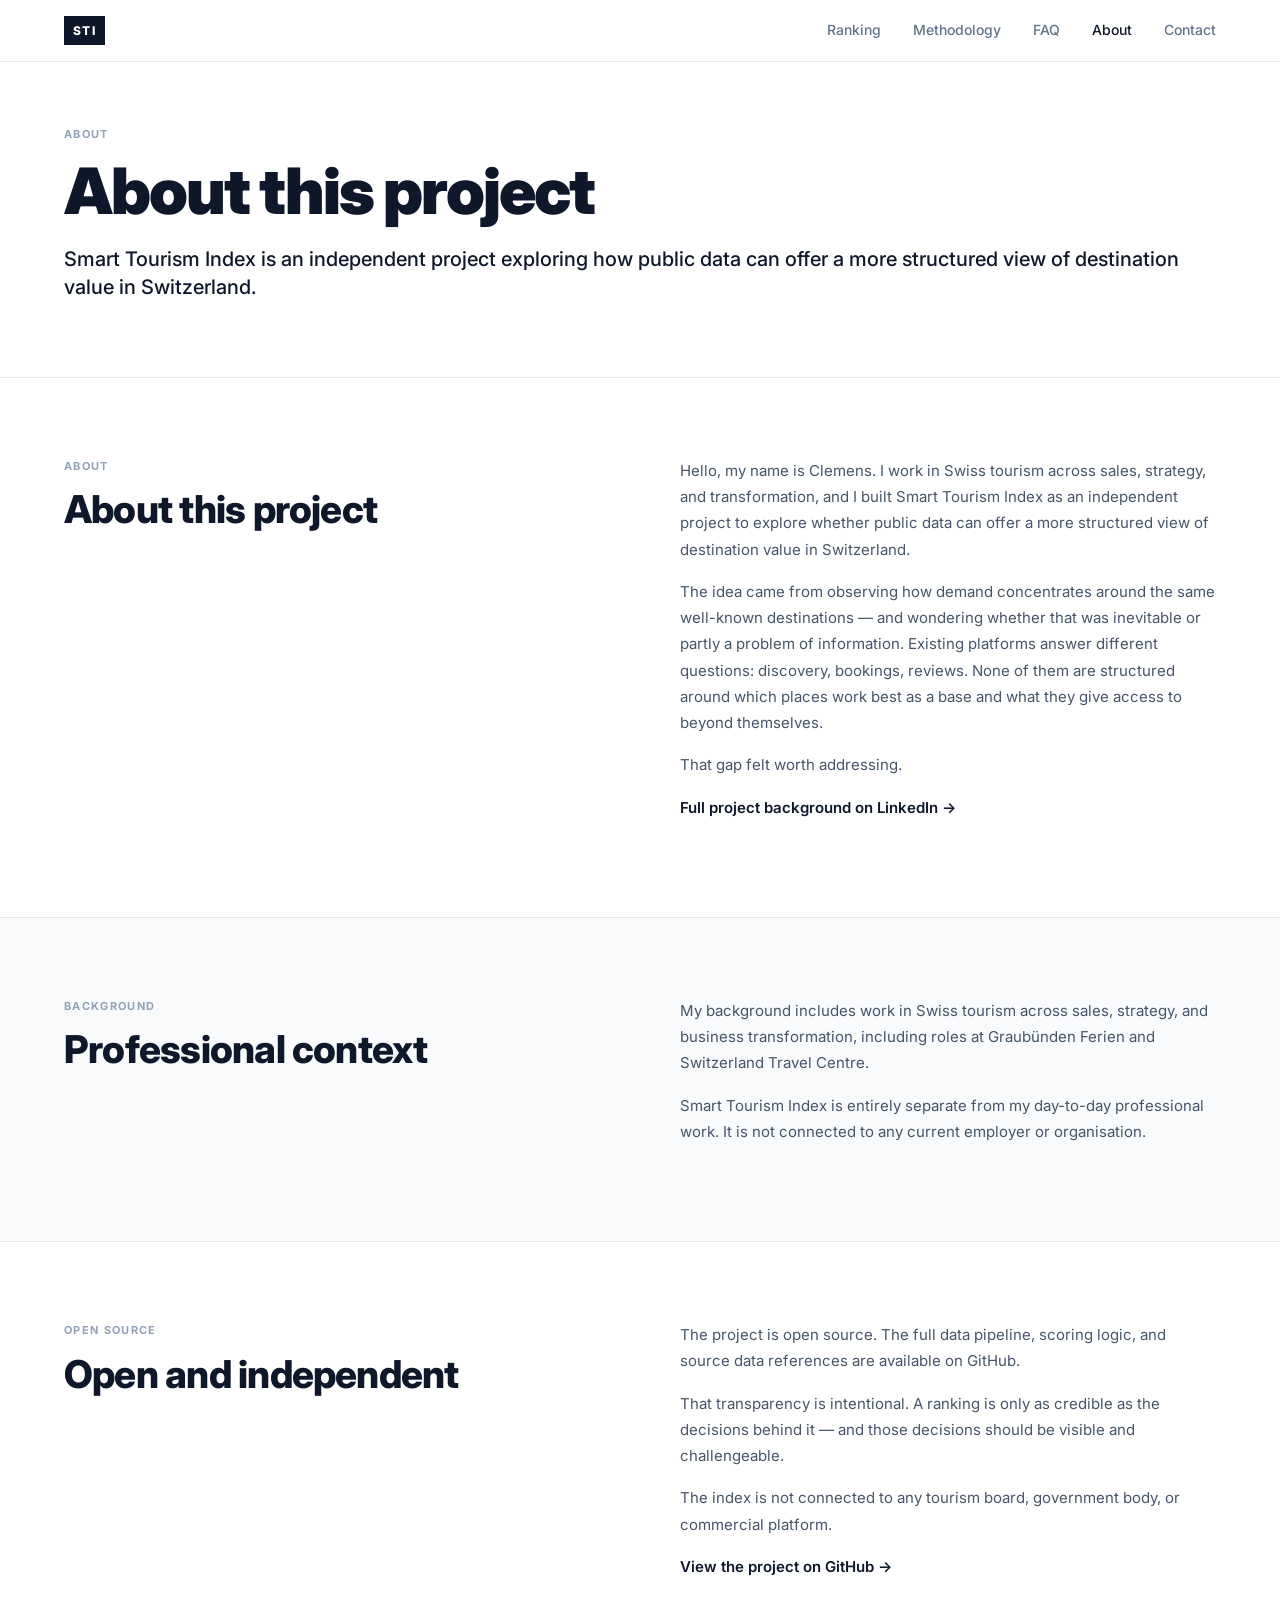
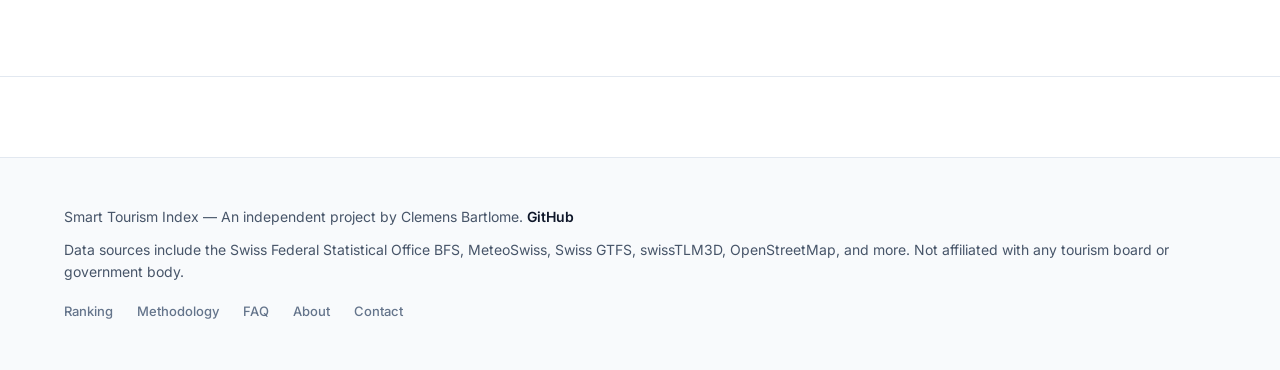
<file: website/about.html>
<!DOCTYPE html>
<html lang="en">
<head>
  <meta charset="UTF-8">
  <meta name="viewport" content="width=device-width, initial-scale=1.0">
  <title>About — Smart Tourism Index</title>
  <meta name="description" content="Smart Tourism Index is an independent open-source project by Clemens Bartlome. A data-based ranking of Swiss destinations as travel bases.">
  <meta name="keywords" content="Smart Tourism Index, Clemens Bartlome, Switzerland tourism data, destination ranking, overtourism Switzerland">
  <meta property="og:title" content="About — Smart Tourism Index">
  <meta property="og:description" content="An independent project by Clemens Bartlome. A data-based ranking of Swiss destinations as travel bases.">
  <meta property="og:type" content="website">
  <meta property="og:url" content="https://smarttourismindex.onrender.com/about.html">
  <link rel="canonical" href="https://smarttourismindex.onrender.com/about.html">
  <link rel="preconnect" href="https://fonts.googleapis.com">
  <link rel="preconnect" href="https://fonts.gstatic.com" crossorigin>
  <link href="https://fonts.googleapis.com/css2?family=Inter:wght@400;500;600;700;800;900&display=swap" rel="stylesheet">
  <link rel="stylesheet" href="style.css">
  <!-- Google tag (gtag.js) -->
  <script async src="https://www.googletagmanager.com/gtag/js?id=G-QJNM8DWZP8"></script>
  <script>
    window.dataLayer = window.dataLayer || [];
    function gtag(){dataLayer.push(arguments);}
    gtag('js', new Date());
    gtag('config', 'G-QJNM8DWZP8');
  </script>
</head>
<body>

<header class="site-header">
  <div class="container">
    <div class="header-inner">
      <a href="index.html" class="site-logo">STI</a>
      <nav class="site-nav">
        <a href="index.html">Ranking</a>
        <a href="methodology.html">Methodology</a>
        <a href="faq.html">FAQ</a>
        <a href="about.html" class="active">About</a>
        <a href="contact.html">Contact</a>
      </nav>
    </div>
  </div>
</header>

<section class="page-hero">
  <div class="container">
    <span class="section-label">About</span>
    <h1>About this project</h1>
    <p class="hero-subline">Smart Tourism Index is an independent project exploring how public data can offer a more structured view of destination value in Switzerland.</p>
  </div>
</section>

<section class="content-section">
  <div class="container">
    <div class="two-col">
      <div>
        <span class="section-label">About</span>
        <h2>About this project</h2>
      </div>
      <div>
        <p>Hello, my name is Clemens. I work in Swiss tourism across sales, strategy, and transformation, and I built Smart Tourism Index as an independent project to explore whether public data can offer a more structured view of destination value in Switzerland.</p>
        <p>The idea came from observing how demand concentrates around the same well-known destinations — and wondering whether that was inevitable or partly a problem of information. Existing platforms answer different questions: discovery, bookings, reviews. None of them are structured around which places work best as a base and what they give access to beyond themselves.</p>
        <p>That gap felt worth addressing.</p>
        <p><a href="https://www.linkedin.com/in/lioninside/" target="_blank" rel="noopener noreferrer" class="text-link">Full project background on LinkedIn →</a></p>
      </div>
    </div>
  </div>
</section>

<section class="content-section bg-light">
  <div class="container">
    <div class="two-col">
      <div>
        <span class="section-label">Background</span>
        <h2>Professional context</h2>
      </div>
      <div>
        <p>My background includes work in Swiss tourism across sales, strategy, and business transformation, including roles at Graubünden Ferien and Switzerland Travel Centre.</p>
        <p>Smart Tourism Index is entirely separate from my day-to-day professional work. It is not connected to any current employer or organisation.</p>
      </div>
    </div>
  </div>
</section>

<section class="content-section">
  <div class="container">
    <div class="two-col">
      <div>
        <span class="section-label">Open Source</span>
        <h2>Open and independent</h2>
      </div>
      <div>
        <p>The project is open source. The full data pipeline, scoring logic, and source data references are available on GitHub.</p>
        <p>That transparency is intentional. A ranking is only as credible as the decisions behind it — and those decisions should be visible and challengeable.</p>
        <p>The index is not connected to any tourism board, government body, or commercial platform.</p>
        <p><a href="https://github.com/Lioninside/smarttourismindex" target="_blank" rel="noopener noreferrer" class="text-link">View the project on GitHub →</a></p>
      </div>
    </div>
  </div>
</section>

<footer class="site-footer">
  <div class="container">
    <div class="footer-inner">
      <p>Smart Tourism Index — An independent project by Clemens Bartlome. <a href="https://github.com/Lioninside/smarttourismindex" target="_blank" rel="noopener noreferrer">GitHub</a></p>
      <p class="footer-note">Data sources include the Swiss Federal Statistical Office BFS, MeteoSwiss, Swiss GTFS, swissTLM3D, OpenStreetMap, and more. Not affiliated with any tourism board or government body.</p>
      <nav class="footer-nav">
        <a href="index.html">Ranking</a>
        <a href="methodology.html">Methodology</a>
        <a href="faq.html">FAQ</a>
        <a href="about.html">About</a>
        <a href="contact.html">Contact</a>
      </nav>
    </div>
  </div>
</footer>

</body>
</html>
</file>
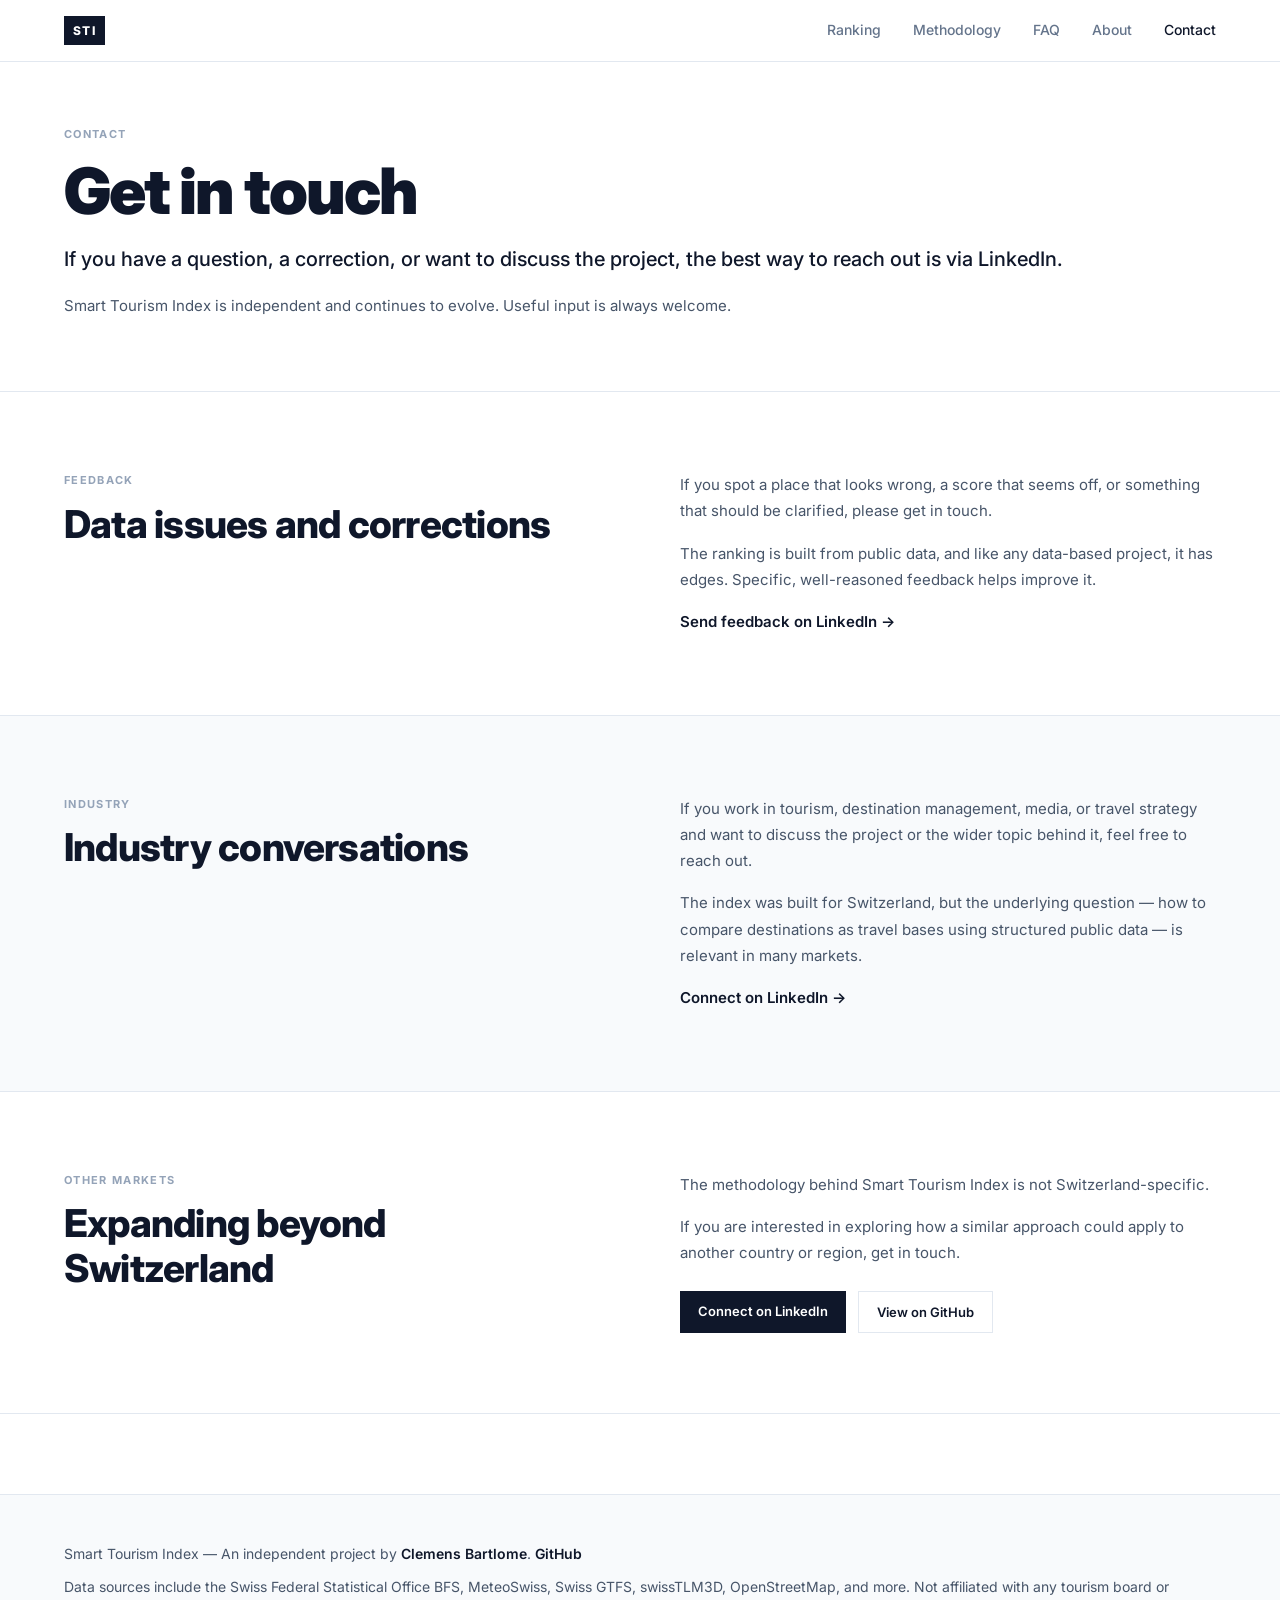
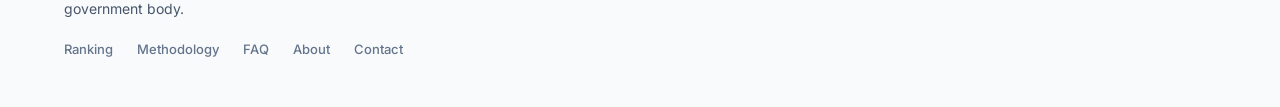
<file: website/contact.html>
<!DOCTYPE html>
<html lang="en">
<head>
  <meta charset="UTF-8">
  <meta name="viewport" content="width=device-width, initial-scale=1.0">
  <title>Contact — Smart Tourism Index</title>
  <meta name="description" content="Get in touch with Smart Tourism Index. Feedback, corrections, industry conversations, or questions about the project.">
  <meta name="keywords" content="Smart Tourism Index contact, tourism data feedback, destination ranking contact">
  <meta property="og:title" content="Contact — Smart Tourism Index">
  <meta property="og:description" content="Questions, corrections, or ideas. Smart Tourism Index is independent and continues to develop.">
  <meta property="og:type" content="website">
  <meta property="og:url" content="https://smarttourismindex.onrender.com/contact.html">
  <link rel="canonical" href="https://smarttourismindex.onrender.com/contact.html">
  <link rel="preconnect" href="https://fonts.googleapis.com">
  <link rel="preconnect" href="https://fonts.gstatic.com" crossorigin>
  <link href="https://fonts.googleapis.com/css2?family=Inter:wght@400;500;600;700;800;900&display=swap" rel="stylesheet">
  <link rel="stylesheet" href="style.css">
  <!-- Google tag (gtag.js) -->
  <script async src="https://www.googletagmanager.com/gtag/js?id=G-QJNM8DWZP8"></script>
  <script>
    window.dataLayer = window.dataLayer || [];
    function gtag(){dataLayer.push(arguments);}
    gtag('js', new Date());
    gtag('config', 'G-QJNM8DWZP8');
  </script>
</head>
<body>

<header class="site-header">
  <div class="container">
    <div class="header-inner">
      <a href="index.html" class="site-logo">STI</a>
      <nav class="site-nav">
        <a href="index.html">Ranking</a>
        <a href="methodology.html">Methodology</a>
        <a href="faq.html">FAQ</a>
        <a href="about.html">About</a>
        <a href="contact.html" class="active">Contact</a>
      </nav>
    </div>
  </div>
</header>

<section class="page-hero">
  <div class="container">
    <span class="section-label">Contact</span>
    <h1>Get in touch</h1>
    <p class="hero-subline">If you have a question, a correction, or want to discuss the project, the best way to reach out is via LinkedIn.</p>
    <p class="hero-body">Smart Tourism Index is independent and continues to evolve. Useful input is always welcome.</p>
  </div>
</section>

<section class="content-section">
  <div class="container">
    <div class="two-col">
      <div>
        <span class="section-label">Feedback</span>
        <h2>Data issues and corrections</h2>
      </div>
      <div>
        <p>If you spot a place that looks wrong, a score that seems off, or something that should be clarified, please get in touch.</p>
        <p>The ranking is built from public data, and like any data-based project, it has edges. Specific, well-reasoned feedback helps improve it.</p>
        <a href="https://www.linkedin.com/in/lioninside/" target="_blank" rel="noopener noreferrer" class="text-link">Send feedback on LinkedIn →</a>
      </div>
    </div>
  </div>
</section>

<section class="content-section bg-light">
  <div class="container">
    <div class="two-col">
      <div>
        <span class="section-label">Industry</span>
        <h2>Industry conversations</h2>
      </div>
      <div>
        <p>If you work in tourism, destination management, media, or travel strategy and want to discuss the project or the wider topic behind it, feel free to reach out.</p>
        <p>The index was built for Switzerland, but the underlying question — how to compare destinations as travel bases using structured public data — is relevant in many markets.</p>
        <a href="https://www.linkedin.com/in/lioninside/" target="_blank" rel="noopener noreferrer" class="text-link">Connect on LinkedIn →</a>
      </div>
    </div>
  </div>
</section>

<section class="content-section">
  <div class="container">
    <div class="two-col">
      <div>
        <span class="section-label">Other Markets</span>
        <h2>Expanding beyond Switzerland</h2>
      </div>
      <div>
        <p>The methodology behind Smart Tourism Index is not Switzerland-specific.</p>
        <p>If you are interested in exploring how a similar approach could apply to another country or region, get in touch.</p>
        <div class="feedback-links">
          <a href="https://www.linkedin.com/in/lioninside/" target="_blank" rel="noopener noreferrer" class="btn-primary">Connect on LinkedIn</a>
          <a href="https://github.com/Lioninside/smarttourismindex" target="_blank" rel="noopener noreferrer" class="btn-secondary">View on GitHub</a>
        </div>
      </div>
    </div>
  </div>
</section>

<footer class="site-footer">
  <div class="container">
    <div class="footer-inner">
      <p>Smart Tourism Index — An independent project by <a href="about.html">Clemens Bartlome</a>. <a href="https://github.com/Lioninside/smarttourismindex" target="_blank" rel="noopener noreferrer">GitHub</a></p>
      <p class="footer-note">Data sources include the Swiss Federal Statistical Office BFS, MeteoSwiss, Swiss GTFS, swissTLM3D, OpenStreetMap, and more. Not affiliated with any tourism board or government body.</p>
      <nav class="footer-nav">
        <a href="index.html">Ranking</a>
        <a href="methodology.html">Methodology</a>
        <a href="faq.html">FAQ</a>
        <a href="about.html">About</a>
        <a href="contact.html">Contact</a>
      </nav>
    </div>
  </div>
</footer>

</body>
</html>
</file>
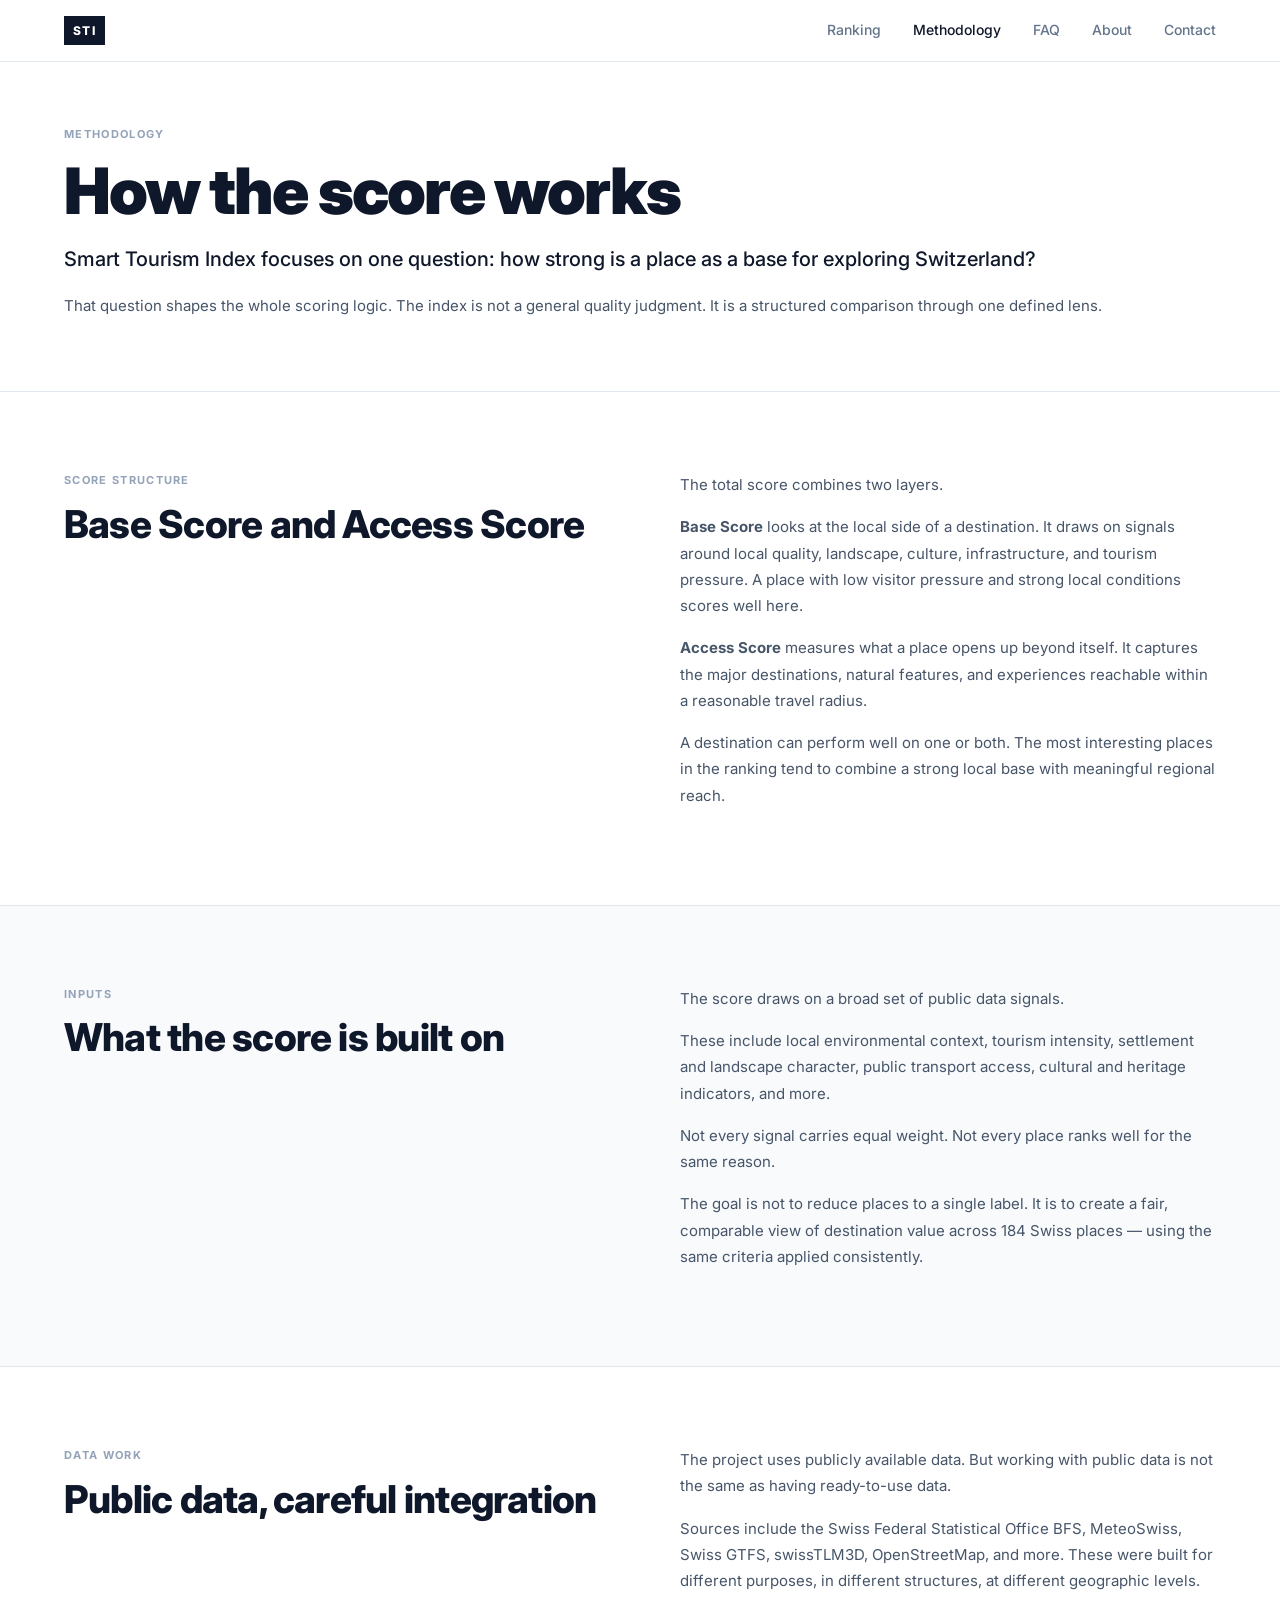
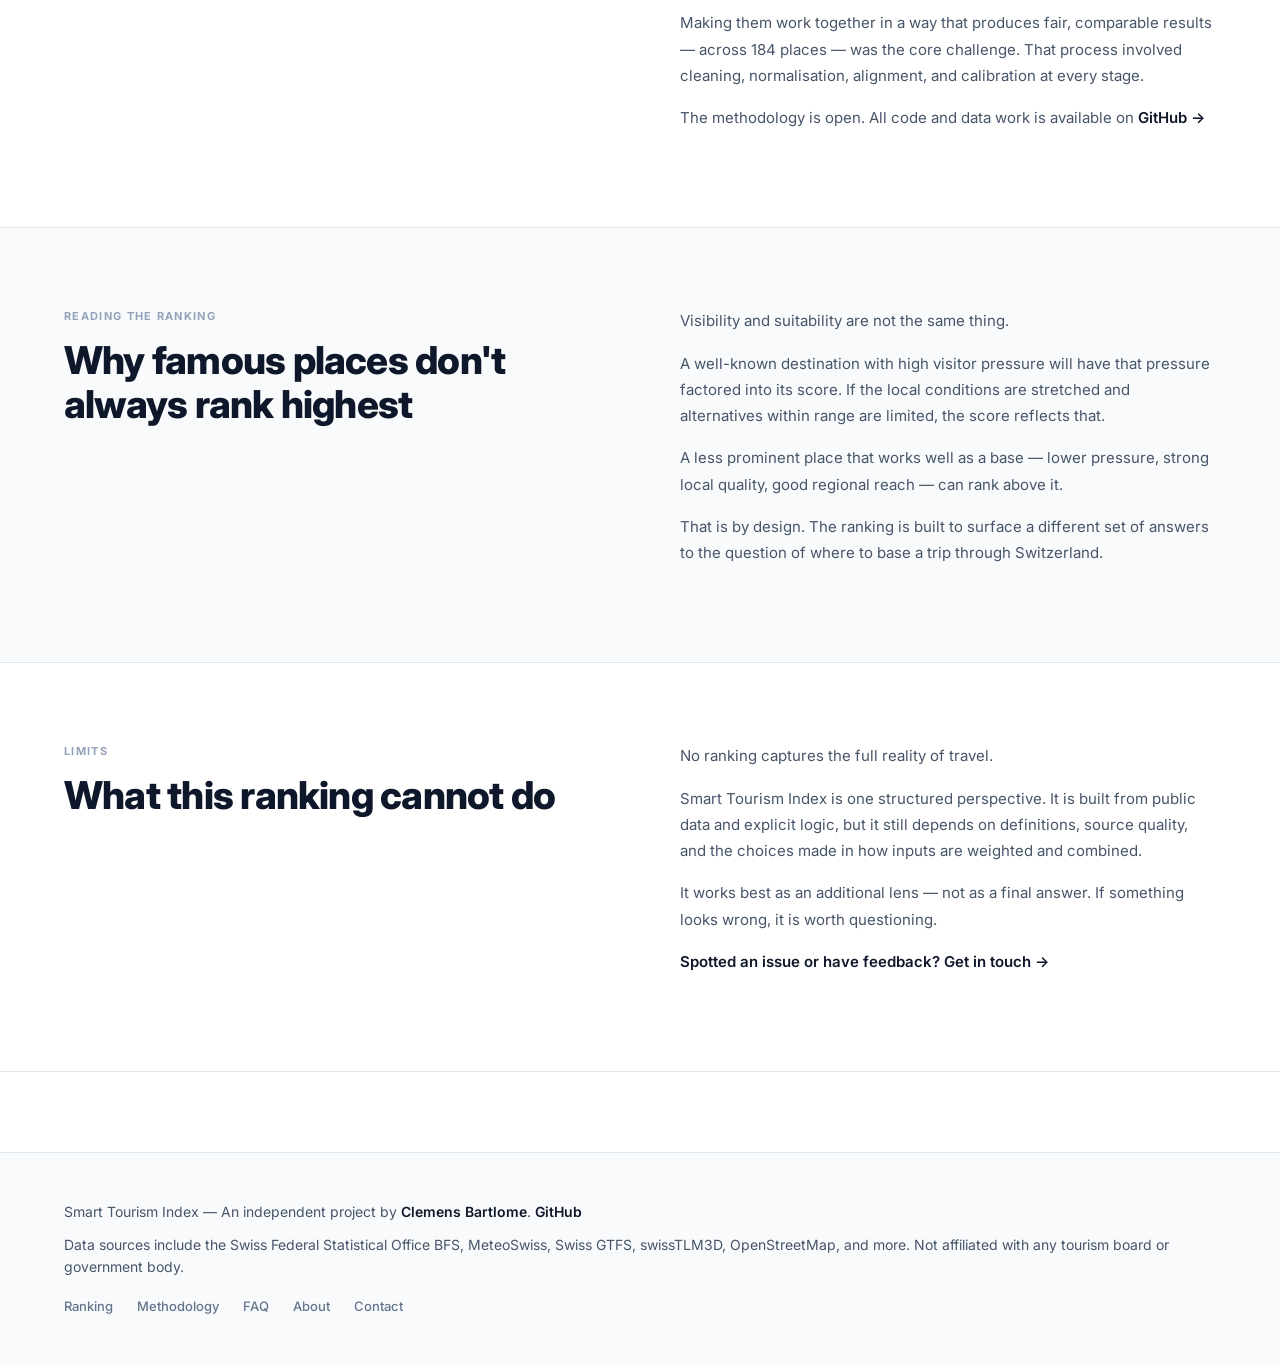
<file: website/methodology.html>
<!DOCTYPE html>
<html lang="en">
<head>
  <meta charset="UTF-8">
  <meta name="viewport" content="width=device-width, initial-scale=1.0">
  <title>Methodology — Smart Tourism Index</title>
  <meta name="description" content="How Smart Tourism Index works. A data-based ranking of Swiss destinations as travel bases, built on public data and structured scoring logic.">
  <meta name="keywords" content="tourism data methodology, destination ranking methodology, Switzerland travel base score, overtourism data, public data Switzerland">
  <meta property="og:title" content="Methodology — Smart Tourism Index">
  <meta property="og:description" content="How the score works. Base Score, Access Score, and what makes a place strong as a travel base.">
  <meta property="og:type" content="website">
  <meta property="og:url" content="https://smarttourismindex.onrender.com/methodology.html">
  <link rel="canonical" href="https://smarttourismindex.onrender.com/methodology.html">
  <link rel="preconnect" href="https://fonts.googleapis.com">
  <link rel="preconnect" href="https://fonts.gstatic.com" crossorigin>
  <link href="https://fonts.googleapis.com/css2?family=Inter:wght@400;500;600;700;800;900&display=swap" rel="stylesheet">
  <link rel="stylesheet" href="style.css">
  <!-- Google tag (gtag.js) -->
  <script async src="https://www.googletagmanager.com/gtag/js?id=G-QJNM8DWZP8"></script>
  <script>
    window.dataLayer = window.dataLayer || [];
    function gtag(){dataLayer.push(arguments);}
    gtag('js', new Date());
    gtag('config', 'G-QJNM8DWZP8');
  </script>
</head>
<body>

<header class="site-header">
  <div class="container">
    <div class="header-inner">
      <a href="index.html" class="site-logo">STI</a>
      <nav class="site-nav">
        <a href="index.html">Ranking</a>
        <a href="methodology.html" class="active">Methodology</a>
        <a href="faq.html">FAQ</a>
        <a href="about.html">About</a>
        <a href="contact.html">Contact</a>
      </nav>
    </div>
  </div>
</header>

<section class="page-hero">
  <div class="container">
    <span class="section-label">Methodology</span>
    <h1>How the score works</h1>
    <p class="hero-subline">Smart Tourism Index focuses on one question: how strong is a place as a base for exploring Switzerland?</p>
    <p class="hero-body">That question shapes the whole scoring logic. The index is not a general quality judgment. It is a structured comparison through one defined lens.</p>
  </div>
</section>

<section class="content-section">
  <div class="container">
    <div class="two-col">
      <div>
        <span class="section-label">Score Structure</span>
        <h2>Base Score and Access Score</h2>
      </div>
      <div>
        <p>The total score combines two layers.</p>
        <p><strong>Base Score</strong> looks at the local side of a destination. It draws on signals around local quality, landscape, culture, infrastructure, and tourism pressure. A place with low visitor pressure and strong local conditions scores well here.</p>
        <p><strong>Access Score</strong> measures what a place opens up beyond itself. It captures the major destinations, natural features, and experiences reachable within a reasonable travel radius.</p>
        <p>A destination can perform well on one or both. The most interesting places in the ranking tend to combine a strong local base with meaningful regional reach.</p>
      </div>
    </div>
  </div>
</section>

<section class="content-section bg-light">
  <div class="container">
    <div class="two-col">
      <div>
        <span class="section-label">Inputs</span>
        <h2>What the score is built on</h2>
      </div>
      <div>
        <p>The score draws on a broad set of public data signals.</p>
        <p>These include local environmental context, tourism intensity, settlement and landscape character, public transport access, cultural and heritage indicators, and more.</p>
        <p>Not every signal carries equal weight. Not every place ranks well for the same reason.</p>
        <p>The goal is not to reduce places to a single label. It is to create a fair, comparable view of destination value across 184 Swiss places — using the same criteria applied consistently.</p>
      </div>
    </div>
  </div>
</section>

<section class="content-section">
  <div class="container">
    <div class="two-col">
      <div>
        <span class="section-label">Data Work</span>
        <h2>Public data, careful integration</h2>
      </div>
      <div>
        <p>The project uses publicly available data. But working with public data is not the same as having ready-to-use data.</p>
        <p>Sources include the Swiss Federal Statistical Office BFS, MeteoSwiss, Swiss GTFS, swissTLM3D, OpenStreetMap, and more. These were built for different purposes, in different structures, at different geographic levels.</p>
        <p>Making them work together in a way that produces fair, comparable results — across 184 places — was the core challenge. That process involved cleaning, normalisation, alignment, and calibration at every stage.</p>
        <p>The methodology is open. All code and data work is available on <a href="https://github.com/Lioninside/smarttourismindex" target="_blank" rel="noopener noreferrer" class="text-link">GitHub →</a></p>
      </div>
    </div>
  </div>
</section>

<section id="ot" class="content-section bg-light">
  <div class="container">
    <div class="two-col">
      <div>
        <span class="section-label">Reading the Ranking</span>
        <h2>Why famous places don't always rank highest</h2>
      </div>
      <div>
        <p>Visibility and suitability are not the same thing.</p>
        <p>A well-known destination with high visitor pressure will have that pressure factored into its score. If the local conditions are stretched and alternatives within range are limited, the score reflects that.</p>
        <p>A less prominent place that works well as a base — lower pressure, strong local quality, good regional reach — can rank above it.</p>
        <p>That is by design. The ranking is built to surface a different set of answers to the question of where to base a trip through Switzerland.</p>
      </div>
    </div>
  </div>
</section>

<section class="content-section">
  <div class="container">
    <div class="two-col">
      <div>
        <span class="section-label">Limits</span>
        <h2>What this ranking cannot do</h2>
      </div>
      <div>
        <p>No ranking captures the full reality of travel.</p>
        <p>Smart Tourism Index is one structured perspective. It is built from public data and explicit logic, but it still depends on definitions, source quality, and the choices made in how inputs are weighted and combined.</p>
        <p>It works best as an additional lens — not as a final answer. If something looks wrong, it is worth questioning.</p>
        <p><a href="contact.html" class="text-link">Spotted an issue or have feedback? Get in touch →</a></p>
      </div>
    </div>
  </div>
</section>

<footer class="site-footer">
  <div class="container">
    <div class="footer-inner">
      <p>Smart Tourism Index — An independent project by <a href="about.html">Clemens Bartlome</a>. <a href="https://github.com/Lioninside/smarttourismindex" target="_blank" rel="noopener noreferrer">GitHub</a></p>
      <p class="footer-note">Data sources include the Swiss Federal Statistical Office BFS, MeteoSwiss, Swiss GTFS, swissTLM3D, OpenStreetMap, and more. Not affiliated with any tourism board or government body.</p>
      <nav class="footer-nav">
        <a href="index.html">Ranking</a>
        <a href="methodology.html">Methodology</a>
        <a href="faq.html">FAQ</a>
        <a href="about.html">About</a>
        <a href="contact.html">Contact</a>
      </nav>
    </div>
  </div>
</footer>

</body>
</html>
</file>
<file: website/style.css>
/* === RESET & BASE === */
*, *::before, *::after { box-sizing: border-box; margin: 0; padding: 0; }

:root {
  --white: #ffffff;
  --black: #0F172A;
  --gray-50: #F8FAFC;
  --gray-100: #F1F5F9;
  --gray-200: #E2E8F0;
  --gray-400: #94A3B8;
  --gray-500: #64748B;
  --gray-600: #475569;
  --blue: #2563EB;
  --font: 'Inter', -apple-system, BlinkMacSystemFont, sans-serif;
}

html { scroll-behavior: smooth; }

body {
  font-family: var(--font);
  background: var(--white);
  color: var(--black);
  font-size: 16px;
  line-height: 1.6;
  -webkit-font-smoothing: antialiased;
}

/* === LAYOUT === */
.container {
  max-width: 1200px;
  margin: 0 auto;
  padding: 0 24px;
}

/* === HEADER === */
.site-header {
  position: sticky;
  top: 0;
  background: rgba(255,255,255,0.96);
  backdrop-filter: blur(8px);
  border-bottom: 1px solid var(--gray-200);
  z-index: 100;
  padding: 16px 0;
}

.header-inner {
  display: flex;
  align-items: center;
  justify-content: space-between;
}

.site-logo {
  font-size: 12px;
  font-weight: 800;
  letter-spacing: 0.12em;
  text-decoration: none;
  background: var(--black);
  color: var(--white);
  padding: 5px 9px;
}

.site-nav { display: flex; gap: 32px; }

.site-nav a {
  font-size: 14px;
  font-weight: 500;
  color: var(--gray-500);
  text-decoration: none;
  transition: color 0.15s;
}

.site-nav a:hover,
.site-nav a.active { color: var(--black); }

/* === SECTION LABELS === */
.section-label {
  font-size: 11px;
  font-weight: 700;
  letter-spacing: 0.12em;
  color: var(--gray-400);
  text-transform: uppercase;
  margin-bottom: 12px;
  display: block;
}

/* === HERO === */
.hero {
  padding: 80px 0 64px;
  border-bottom: 1px solid var(--gray-200);
}

.hero-layout {
  display: grid;
  grid-template-columns: 1fr 360px;
  gap: 80px;
  align-items: start;
}

.hero-title {
  font-size: clamp(48px, 6vw, 80px);
  font-weight: 900;
  line-height: 1.05;
  letter-spacing: -0.03em;
  margin-bottom: 24px;
}

.hero-subline {
  font-size: 20px;
  font-weight: 500;
  margin-bottom: 20px;
  line-height: 1.4;
}

.hero-body {
  font-size: 15px;
  color: var(--gray-600);
  margin-bottom: 16px;
  line-height: 1.75;
}

.hero-stats {
  display: flex;
  gap: 40px;
  margin-top: 40px;
  padding-top: 32px;
  border-top: 1px solid var(--gray-200);
}

.stat-number {
  display: block;
  font-size: 36px;
  font-weight: 900;
  letter-spacing: -0.02em;
  line-height: 1;
}

.stat-label {
  display: block;
  font-size: 11px;
  color: var(--gray-400);
  text-transform: uppercase;
  letter-spacing: 0.08em;
  margin-top: 4px;
}

/* === LEADERBOARD === */
.leaderboard {
  background: var(--gray-50);
  border: 1px solid var(--gray-200);
  padding: 24px;
  position: sticky;
  top: 80px;
}

.lb-item {
  display: flex;
  align-items: center;
  gap: 12px;
  padding: 10px 0;
  border-bottom: 1px solid var(--gray-200);
  cursor: pointer;
  transition: opacity 0.15s;
}

.lb-item:last-child { border-bottom: none; }
.lb-item:hover { opacity: 0.7; }

.lb-rank {
  font-size: 11px;
  font-weight: 700;
  color: var(--gray-400);
  min-width: 20px;
  font-variant-numeric: tabular-nums;
}

.lb-info { flex: 1; min-width: 0; }

.lb-name {
  display: block;
  font-size: 13px;
  font-weight: 600;
  color: var(--black);
  white-space: nowrap;
  overflow: hidden;
  text-overflow: ellipsis;
}

.lb-canton { font-size: 11px; color: var(--gray-400); }

.lb-score {
  font-size: 18px;
  font-weight: 900;
  color: var(--blue);
  min-width: 36px;
  text-align: right;
  font-variant-numeric: tabular-nums;
}

.view-all-link {
  display: block;
  margin-top: 16px;
  font-size: 13px;
  font-weight: 600;
  color: var(--black);
  text-decoration: none;
  text-align: center;
  padding-top: 12px;
  border-top: 1px solid var(--gray-200);
}

.view-all-link:hover { text-decoration: underline; }

/* === CONTENT SECTIONS === */
.content-section {
  padding: 80px 0;
  border-bottom: 1px solid var(--gray-200);
}

.bg-light { background: var(--gray-50); }

.two-col {
  display: grid;
  grid-template-columns: 1fr 1fr;
  gap: 80px;
  align-items: start;
}

.two-col h2 {
  font-size: clamp(28px, 3vw, 42px);
  font-weight: 800;
  letter-spacing: -0.02em;
  line-height: 1.15;
}

.two-col p {
  font-size: 15px;
  color: var(--gray-600);
  margin-bottom: 16px;
  line-height: 1.75;
}

.section-intro {
  font-size: 16px;
  color: var(--gray-600);
  max-width: 640px;
  margin-bottom: 48px;
  line-height: 1.75;
}

/* === RANKING SECTION === */
.ranking-section { padding: 80px 0; }

.ranking-section h2 {
  font-size: clamp(32px, 4vw, 52px);
  font-weight: 900;
  letter-spacing: -0.03em;
  line-height: 1.1;
  margin-bottom: 16px;
}

.ranking-controls {
  display: flex;
  align-items: center;
  justify-content: space-between;
  gap: 24px;
  margin-bottom: 0;
  padding: 20px 0;
  border-top: 2px solid var(--black);
  border-bottom: 1px solid var(--gray-200);
  flex-wrap: wrap;
  margin-top: 32px;
}

.tab-bar { display: flex; }

.tab-btn {
  padding: 8px 20px;
  font-size: 13px;
  font-weight: 600;
  border: 1px solid var(--gray-200);
  background: var(--white);
  color: var(--gray-500);
  cursor: pointer;
  transition: all 0.15s;
  letter-spacing: 0.02em;
  font-family: var(--font);
}

.tab-btn:first-child { border-right: none; }

.tab-btn.active {
  background: var(--black);
  color: var(--white);
  border-color: var(--black);
}

.tab-btn:hover:not(.active) {
  background: var(--gray-100);
  color: var(--black);
}

.filters { display: flex; gap: 12px; align-items: center; }

#search-input,
#canton-filter {
  padding: 8px 14px;
  font-size: 14px;
  font-family: var(--font);
  border: 1px solid var(--gray-200);
  background: var(--white);
  color: var(--black);
  outline: none;
  transition: border-color 0.15s;
  appearance: none;
}

#search-input:focus,
#canton-filter:focus { border-color: var(--black); }

#search-input { min-width: 220px; }
#canton-filter { min-width: 140px; background-image: url("data:image/svg+xml,%3Csvg xmlns='http://www.w3.org/2000/svg' width='12' height='8' viewBox='0 0 12 8'%3E%3Cpath d='M1 1l5 5 5-5' stroke='%2364748B' stroke-width='1.5' fill='none'/%3E%3C/svg%3E"); background-repeat: no-repeat; background-position: right 12px center; padding-right: 32px; }


.tab-content { display: none; }
.tab-content.active { display: block; }

/* === PLACE CARDS === */
#places-list { border-top: 1px solid var(--gray-200); }

.place-card {
  border-bottom: 1px solid var(--gray-200);
  transition: background 0.1s;
}

.place-card:hover { background: var(--gray-50); }
.place-card.expanded { background: var(--gray-50); }

.card-header {
  display: flex;
  align-items: center;
  justify-content: space-between;
  padding: 20px 0;
  cursor: pointer;
  gap: 16px;
  user-select: none;
}

.card-left {
  display: flex;
  align-items: center;
  gap: 20px;
  flex: 1;
  min-width: 0;
}

.rank {
  font-size: 13px;
  font-weight: 700;
  color: var(--gray-400);
  min-width: 28px;
  font-variant-numeric: tabular-nums;
}

.place-name {
  font-size: 18px;
  font-weight: 700;
  margin: 0;
  line-height: 1.2;
}

.place-meta {
  font-size: 12px;
  color: var(--gray-400);
  font-weight: 500;
  margin-top: 2px;
}

.card-right {
  display: flex;
  align-items: center;
  gap: 16px;
  flex-shrink: 0;
}

.total-score {
  font-size: 30px;
  font-weight: 900;
  color: var(--blue);
  letter-spacing: -0.02em;
  font-variant-numeric: tabular-nums;
  min-width: 44px;
  text-align: right;
  line-height: 1;
}

.expand-icon {
  font-size: 22px;
  font-weight: 300;
  color: var(--gray-400);
  width: 20px;
  text-align: center;
  line-height: 1;
}

/* === COLLAPSED CARD BARS === */
.card-bars {
  padding: 0 0 14px 48px;
  display: grid;
  gap: 7px;
  cursor: pointer;
}

/* === SCORE BARS === */
.bar-row {
  display: flex;
  align-items: center;
  gap: 10px;
}

.bar-label {
  font-size: 10px;
  font-weight: 700;
  color: var(--gray-400);
  text-transform: uppercase;
  letter-spacing: 0.06em;
  width: 90px;
  flex-shrink: 0;
}

.bar-track {
  flex: 1;
  height: 3px;
  background: var(--gray-200);
  border-radius: 2px;
  overflow: hidden;
  max-width: 200px;
}

.bar-fill {
  height: 100%;
  background: var(--blue);
  border-radius: 2px;
}

.bar-value {
  font-size: 12px;
  font-weight: 600;
  color: var(--gray-500);
  min-width: 24px;
  text-align: right;
  font-variant-numeric: tabular-nums;
}

/* === CARD DETAIL === */
.card-detail {
  margin: 0 0 24px 48px;
  border: 1px solid var(--gray-200);
  background: var(--white);
  overflow: hidden;
}

.detail-loading {
  padding: 32px;
  color: var(--gray-400);
  font-size: 14px;
}

.detail-grid {
  display: grid;
  grid-template-columns: 260px 1fr;
  align-items: stretch;
}

.detail-map-col {
  border-right: 1px solid var(--gray-200);
  display: flex;
  flex-direction: column;
}
.mini-map { flex: 1; min-height: 240px; width: 100%; }

.detail-info-col { padding: 24px 28px; }

.detail-metrics {
  display: grid;
  grid-template-columns: 1fr 1fr;
  gap: 16px 24px;
  margin-bottom: 20px;
}

.metric-item { display: flex; flex-direction: column; gap: 3px; }
.metric-item--wide { grid-column: 1 / -1; }

.metric-label {
  font-size: 10px;
  font-weight: 700;
  text-transform: uppercase;
  letter-spacing: 0.08em;
  color: var(--gray-400);
}

.metric-value {
  font-size: 17px;
  font-weight: 700;
  color: var(--black);
  font-variant-numeric: tabular-nums;
}

.metric-value--highlights {
  font-size: 14px;
  font-weight: 600;
  line-height: 1.4;
}

.detail-actions {
  display: flex;
  flex-direction: row;
  flex-wrap: wrap;
  gap: 10px;
  margin-top: 20px;
  padding-top: 20px;
  border-top: 1px solid var(--gray-200);
}

.btn-primary,
.btn-secondary {
  padding: 10px 18px;
  font-size: 13px;
  font-weight: 600;
  text-decoration: none;
  display: inline-block;
  transition: all 0.15s;
  font-family: var(--font);
}

.btn-primary { background: var(--black); color: var(--white); }
.btn-primary:hover { background: #1E293B; }
.btn-secondary { background: var(--white); color: var(--black); border: 1px solid var(--gray-200); }
.btn-secondary:hover { background: var(--gray-100); }

/* === MAP TAB === */
#map {
  height: 580px;
  width: 100%;
  border: 1px solid var(--gray-200);
  margin-top: 24px;
}

.map-score-control {
  background: var(--white);
  border: 1px solid var(--gray-200);
  border-radius: 4px;
  box-shadow: 0 1px 4px rgba(15,23,42,0.10);
  padding: 10px 14px 12px;
  display: flex;
  flex-direction: column;
  gap: 8px;
  min-width: 190px;
  font-family: var(--font);
}
.map-score-label {
  font-size: 12px;
  font-weight: 500;
  color: var(--gray-600);
  letter-spacing: 0.02em;
}
.map-score-slider {
  width: 100%;
  accent-color: var(--black);
  cursor: pointer;
  height: 4px;
}

.leaflet-popup-content strong { display: block; font-size: 14px; margin-bottom: 2px; }
.leaflet-popup-content .popup-canton { font-size: 11px; color: var(--gray-400); display: block; }
.leaflet-popup-content .popup-score { font-size: 26px; font-weight: 900; color: var(--blue); margin: 6px 0 4px; display: block; font-variant-numeric: tabular-nums; }
.leaflet-popup-content .popup-link { font-size: 12px; color: var(--blue); text-decoration: none; font-weight: 600; }

.seasonality-label {
  display: block;
  margin-bottom: 8px;
}

/* === SEASONALITY WIDGET === */
.seasonality-widget {
  margin-bottom: 20px;
  padding-bottom: 20px;
  border-bottom: 1px solid var(--gray-200);
}

.sbar-month-label {
  font-size: 6.5px;
  font-weight: 500;
  fill: var(--gray-400);
  opacity: 0.6;
  font-family: inherit;
}

/* === METHODOLOGY (about page) === */
.methodology-grid {
  display: grid;
  grid-template-columns: repeat(4, 1fr);
  gap: 1px;
  background: var(--gray-200);
  margin-top: 48px;
  border: 1px solid var(--gray-200);
}

.method-card { background: var(--white); padding: 32px 24px; }

.method-weight {
  font-size: 38px;
  font-weight: 900;
  color: var(--blue);
  letter-spacing: -0.02em;
  margin-bottom: 8px;
  line-height: 1;
}

.method-card h3 { font-size: 17px; font-weight: 800; margin-bottom: 12px; }
.method-card p { font-size: 14px; color: var(--gray-600); line-height: 1.65; }

/* === SOURCES (about page) === */
.sources-list {
  display: grid;
  grid-template-columns: 1fr 1fr;
  gap: 32px 48px;
  margin-top: 48px;
}

.source-item strong { display: block; font-size: 15px; font-weight: 700; margin-bottom: 6px; }
.source-item p { font-size: 14px; color: var(--gray-600); line-height: 1.65; }

.content-block { max-width: 680px; }
.content-block p { font-size: 16px; color: var(--gray-600); margin-bottom: 16px; line-height: 1.75; }

/* === FOOTER === */
.site-footer {
  padding: 48px 0;
  border-top: 1px solid var(--gray-200);
  background: var(--gray-50);
  margin-top: 80px;
}

.footer-inner { display: flex; flex-direction: column; gap: 10px; }
.site-footer p { font-size: 14px; color: var(--gray-600); }
.site-footer a { color: var(--black); font-weight: 600; text-decoration: none; }
.site-footer a:hover { text-decoration: underline; }
.footer-note { font-size: 12px; color: var(--gray-400); }
.footer-nav { display: flex; gap: 24px; margin-top: 8px; }
.footer-nav a { font-size: 13px; color: var(--gray-500); text-decoration: none; font-weight: 500; }
.footer-nav a:hover { color: var(--black); }

.no-results { padding: 48px 0; color: var(--gray-400); font-size: 15px; }

/* === PAGE HERO (inner pages) === */
.page-hero {
  padding: 64px 0 56px;
  border-bottom: 1px solid var(--gray-200);
}

.page-hero h1 {
  font-size: clamp(36px, 5vw, 64px);
  font-weight: 900;
  letter-spacing: -0.03em;
  line-height: 1.08;
  margin-bottom: 20px;
}

/* === TEXT LINK === */
.text-link {
  color: var(--black);
  font-weight: 600;
  text-decoration: none;
  font-size: 15px;
}

.text-link:hover { text-decoration: underline; }


/* === FEEDBACK LINKS === */
.feedback-links {
  display: flex;
  gap: 12px;
  margin-top: 24px;
  flex-wrap: wrap;
}

/* === READ MORE STRIP === */
.read-more-section {
  padding: 64px 0;
  border-bottom: 1px solid var(--gray-200);
  background: var(--gray-50);
}

.read-more-grid {
  display: grid;
  grid-template-columns: repeat(5, 1fr);
  gap: 1px;
  background: var(--gray-200);
  border: 1px solid var(--gray-200);
  margin-top: 28px;
}

.read-more-card {
  background: var(--white);
  padding: 24px 20px;
  display: flex;
  flex-direction: column;
  gap: 8px;
}

.read-more-card h3 {
  font-size: 14px;
  font-weight: 700;
  line-height: 1.35;
  color: var(--black);
  letter-spacing: -0.01em;
}

.read-more-card p {
  font-size: 13px;
  color: var(--gray-500);
  line-height: 1.6;
  flex: 1;
}

.card-link {
  font-size: 13px;
  font-weight: 600;
  color: var(--black);
  text-decoration: none;
  margin-top: 4px;
}

.card-link:hover { text-decoration: underline; }

/* === RESPONSIVE === */
@media (max-width: 960px) {
  .hero-layout { grid-template-columns: 1fr; gap: 0; }
  .hero-right { display: none; }
  .two-col { grid-template-columns: 1fr; gap: 40px; }
  .methodology-grid { grid-template-columns: 1fr 1fr; }
  .sources-list { grid-template-columns: 1fr; }
  .detail-grid { grid-template-columns: 1fr; }
  .detail-map-col { border-right: none; border-bottom: 1px solid var(--gray-200); }
  .read-more-grid { grid-template-columns: 1fr 1fr; }
}

/* === FAQ TEASER (homepage) === */
.faq-teaser-section {
  padding: 80px 0;
  border-bottom: 1px solid var(--gray-200);
}

.faq-teaser-heading {
  font-size: clamp(28px, 3vw, 42px);
  font-weight: 800;
  letter-spacing: -0.02em;
  line-height: 1.15;
  margin-bottom: 12px;
}

.faq-teaser-intro {
  font-size: 15px;
  color: var(--gray-600);
  margin-bottom: 36px;
  line-height: 1.75;
}

.faq-teaser-cta {
  display: inline-block;
  margin-top: 28px;
}

/* === FAQ ACCORDION (shared: homepage teaser + faq page) === */
.faq-list,
.faq-group {
  border-top: 1px solid var(--gray-200);
}

.faq-item {
  border-bottom: 1px solid var(--gray-200);
}

.faq-question {
  display: flex;
  justify-content: space-between;
  align-items: center;
  width: 100%;
  padding: 18px 0;
  background: none;
  border: none;
  text-align: left;
  font-family: var(--font);
  font-size: 15px;
  font-weight: 600;
  color: var(--black);
  cursor: pointer;
  gap: 16px;
  line-height: 1.4;
  transition: color 0.15s;
}

.faq-question:hover { color: var(--blue); }

.faq-question:focus-visible {
  outline: 2px solid var(--blue);
  outline-offset: 2px;
  border-radius: 2px;
}

.faq-icon {
  flex-shrink: 0;
  width: 20px;
  height: 20px;
  border: 1.5px solid var(--gray-400);
  border-radius: 50%;
  position: relative;
  transition: border-color 0.15s, transform 0.2s;
}

.faq-icon::before,
.faq-icon::after {
  content: '';
  position: absolute;
  background: var(--gray-500);
  border-radius: 1px;
  transition: opacity 0.2s, transform 0.2s;
}

/* horizontal bar */
.faq-icon::before {
  width: 8px; height: 1.5px;
  top: 50%; left: 50%;
  transform: translate(-50%, -50%);
}

/* vertical bar */
.faq-icon::after {
  width: 1.5px; height: 8px;
  top: 50%; left: 50%;
  transform: translate(-50%, -50%);
}

.faq-question[aria-expanded="true"] .faq-icon::after {
  opacity: 0;
  transform: translate(-50%, -50%) rotate(90deg);
}

.faq-question[aria-expanded="true"] .faq-icon {
  border-color: var(--black);
}

.faq-answer {
  padding: 0 0 20px;
  max-width: 680px;
}

.faq-answer p {
  font-size: 15px;
  color: var(--gray-600);
  line-height: 1.75;
  margin-bottom: 12px;
}

.faq-answer p:last-child { margin-bottom: 0; }

/* === FAQ PAGE LAYOUT === */
.faq-page-layout {
  max-width: 720px;
}

.faq-group {
  margin-bottom: 0;
}

.faq-group-heading {
  font-size: 13px;
  font-weight: 700;
  letter-spacing: 0.08em;
  text-transform: uppercase;
  color: var(--gray-400);
  padding: 40px 0 4px;
}

/* === FAQ PAGE CLOSING CTA === */
.faq-cta-heading {
  font-size: clamp(28px, 3vw, 40px);
  font-weight: 800;
  letter-spacing: -0.02em;
  margin-bottom: 32px;
  margin-top: 12px;
}

.faq-cta-grid {
  display: grid;
  grid-template-columns: repeat(5, 1fr);
  gap: 1px;
  background: var(--gray-200);
  border: 1px solid var(--gray-200);
}

.faq-cta-card {
  background: var(--white);
  padding: 24px 20px;
  display: flex;
  flex-direction: column;
  gap: 6px;
  text-decoration: none;
  transition: background 0.1s;
}

.faq-cta-card:hover { background: var(--gray-100); }

.faq-cta-label {
  font-size: 14px;
  font-weight: 700;
  color: var(--black);
}

.faq-cta-desc {
  font-size: 13px;
  color: var(--gray-500);
  line-height: 1.5;
}

@media (max-width: 960px) {
  .faq-cta-grid { grid-template-columns: 1fr 1fr; }
}

@media (max-width: 600px) {
  .faq-teaser-section { padding: 48px 0; }
  .faq-cta-grid { grid-template-columns: 1fr; }
  .faq-group-heading { padding-top: 28px; }
  .ranking-controls { flex-direction: column; align-items: stretch; }
  .filters { flex-direction: column; }
  #search-input { min-width: unset; width: 100%; }
  #canton-filter { width: 100%; }
  .methodology-grid { grid-template-columns: 1fr; }
  .detail-metrics { grid-template-columns: 1fr; }
  .place-name { font-size: 16px; }
  .total-score { font-size: 24px; }
  .card-detail { margin-left: 0; }
  .detail-actions { flex-direction: column; }
  .hero { padding: 48px 0 40px; }
  .ranking-section, .content-section { padding: 48px 0; }
  .seasonality-widget { width: 100%; }
  .read-more-grid { grid-template-columns: 1fr; }
  .feedback-links { flex-direction: column; }
}
</file>
